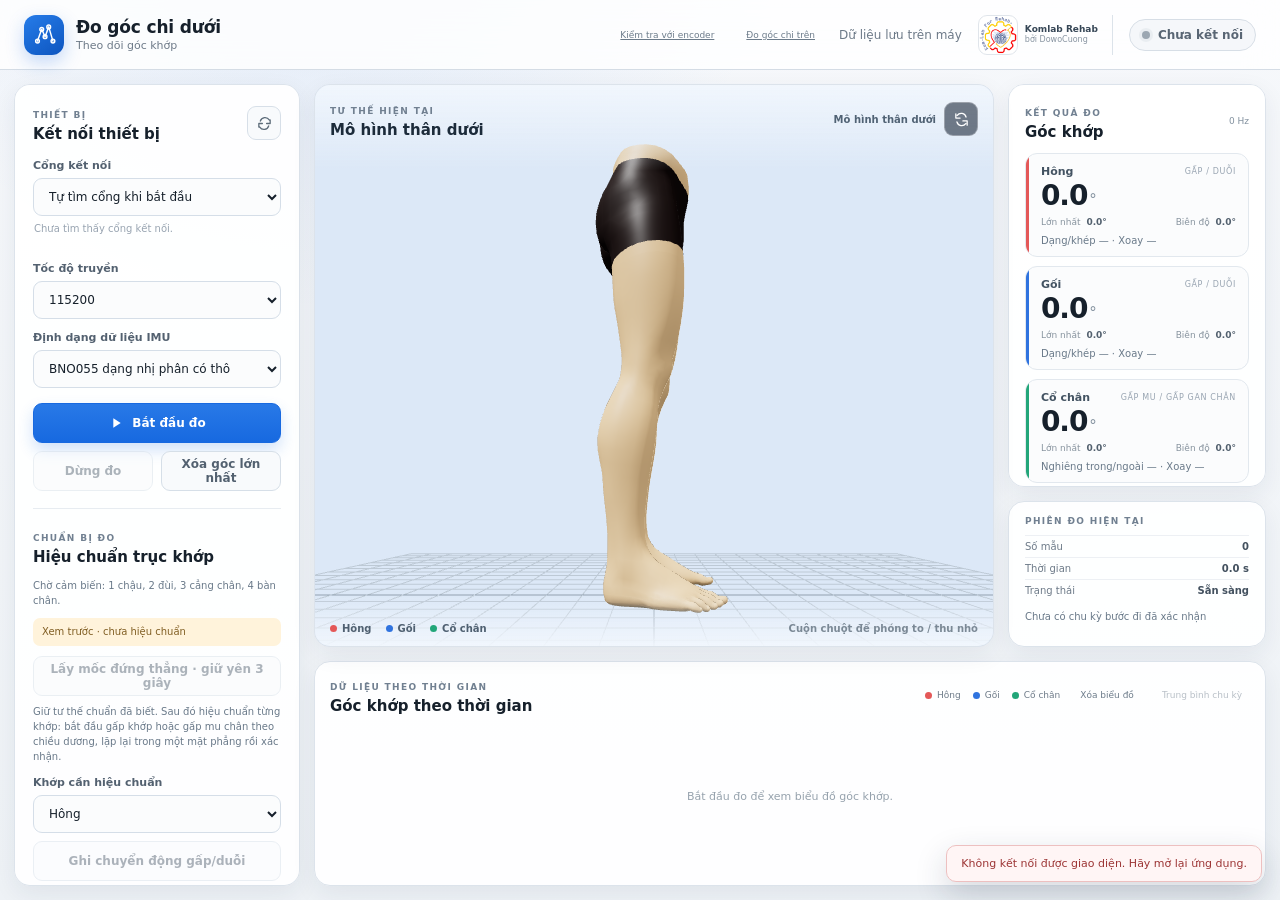
<file: imu_desktop/ui/index.html>
<!doctype html>
<html lang="vi">
<head>
  <meta charset="utf-8">
  <meta name="viewport" content="width=device-width, initial-scale=1">
  <title>Đo góc chi dưới</title>
  <link rel="stylesheet" href="styles.css">
  <script src="qrc:///qtwebchannel/qwebchannel.js"></script>
  <script type="importmap">
    {
      "imports": {
        "three": "./vendor/three.module.js",
        "three/addons/": "./vendor/addons/"
      }
    }
  </script>
</head>
<body>
  <div class="app-shell">
    <header class="app-header">
      <div class="brand">
        <div class="brand-mark" aria-hidden="true">
          <svg viewBox="0 0 32 32"><path d="M8 23.5 13.2 9l4.1 9.1L21.8 6 27 23.5"/><circle cx="8" cy="23.5" r="2.3"/><circle cx="13.2" cy="9" r="2.3"/><circle cx="17.3" cy="18.1" r="2.3"/><circle cx="21.8" cy="6" r="2.3"/><circle cx="27" cy="23.5" r="2.3"/></svg>
        </div>
        <div>
          <h1>Đo góc chi dưới</h1>
          <p>Theo dõi góc khớp</p>
        </div>
      </div>
      <div class="header-meta">
        <a id="benchLink" class="text-button" href="bench.html">Kiểm tra với encoder</a>
        <a id="motionLink" class="text-button" href="motion.html">Đo góc chi trên</a>
        <span class="privacy-note">Dữ liệu lưu trên máy</span>
        <div class="komlab-credit" aria-label="Komlab Rehab, bởi DowoCuong">
          <img src="assets/komlab-logo.png" alt="Biểu trưng Komlab Rehab">
          <span><strong>Komlab Rehab</strong><small>bởi DowoCuong</small></span>
        </div>
        <div id="connectionBadge" class="connection-badge offline">
          <span class="connection-dot"></span>
          <span id="connectionText">Chưa kết nối</span>
        </div>
      </div>
    </header>

    <main class="workspace">
      <aside class="panel controls-panel">
        <div class="panel-heading">
          <div>
            <span class="eyebrow">Thiết bị</span>
            <h2>Kết nối thiết bị</h2>
          </div>
          <button id="refreshPorts" class="icon-button" type="button" title="Làm mới danh sách cổng" aria-label="Làm mới danh sách cổng">
            <svg viewBox="0 0 24 24"><path d="M20 7v5h-5M4 17v-5h5M6.1 8.5A7 7 0 0 1 18.7 7M17.9 15.5A7 7 0 0 1 5.3 17"/></svg>
          </button>
        </div>

        <label class="field-label" for="portSelect">Cổng kết nối</label>
        <select id="portSelect" class="field-control">
          <option value="">Tự tìm cổng khi bắt đầu</option>
        </select>
        <p id="portDescription" class="field-hint">Chưa tìm thấy cổng kết nối.</p>

        <label class="field-label" for="baudSelect">Tốc độ truyền</label>
        <select id="baudSelect" class="field-control">
          <option value="9600">9600</option>
          <option value="19200">19200</option>
          <option value="38400">38400</option>
          <option value="57600">57600</option>
          <option value="115200" selected>115200</option>
          <option value="230400">230400</option>
          <option value="460800">460800</option>
          <option value="921600">921600</option>
        </select>

        <label class="field-label" for="protocolSelect">Định dạng dữ liệu IMU</label>
        <select id="protocolSelect" class="field-control">
          <option value="binary">BNO055 dạng nhị phân có thông tin thời gian</option>
          <option value="quaternion">Quaternion dạng chữ · dùng chung đồng hồ</option>
          <option value="euler_zyx">Euler ZYX dạng chữ · dùng chung đồng hồ</option>
        </select>

        <button id="startButton" class="primary-button" type="button">
          <svg viewBox="0 0 24 24"><path d="m8 5 11 7-11 7Z"/></svg>
          Bắt đầu đo
        </button>
        <div class="button-row">
          <button id="stopButton" class="secondary-button" type="button" disabled>Dừng đo</button>
          <button id="resetMaxButton" class="secondary-button" type="button">Xóa góc lớn nhất</button>
        </div>

        <div class="divider"></div>
        <div class="panel-heading compact"><div><span class="eyebrow">Chuẩn bị đo</span><h2>Hiệu chuẩn trục khớp</h2></div></div>
        <p id="sensorHealth" class="calibration-hint">Chờ cảm biến: 1 chậu, 2 đùi, 3 cẳng chân, 4 bàn chân.</p>
        <p id="calibrationState" class="calibration-state" role="status">Xem trước · chưa hiệu chuẩn</p>
        <button id="neutralButton" class="secondary-button full-width" type="button" disabled>Lấy mốc đứng thẳng · giữ yên 3 giây</button>
        <p class="calibration-hint">Giữ tư thế chuẩn đã biết. Sau đó hiệu chuẩn từng khớp: bắt đầu gấp khớp hoặc gấp mu chân theo chiều dương, lặp lại trong một mặt phẳng rồi xác nhận.</p>
        <label class="field-label" for="calibrationJoint">Khớp cần hiệu chuẩn</label>
        <select id="calibrationJoint" class="field-control"><option value="hip">Hông</option><option value="knee">Gối</option><option value="ankle">Cổ chân</option></select>
        <button id="functionalButton" class="secondary-button full-width" type="button" disabled>Ghi chuyển động gấp/duỗi</button>
        <div class="button-row">
          <button id="loadProfileButton" class="secondary-button" type="button">Mở tệp hiệu chuẩn</button>
          <button id="saveProfileButton" class="secondary-button" type="button">Lưu tệp hiệu chuẩn</button>
        </div>
        <p class="calibration-hint">Chỉ dùng lại tệp khi cách gắn cảm biến không đổi. Gắn lại cảm biến cần hiệu chuẩn lại. Góc đo được ghi sau khi hiệu chuẩn đủ ba khớp.</p>

        <div class="divider"></div>

        <div class="panel-heading compact">
          <div>
            <span class="eyebrow">Hiển thị</span>
            <h2>Mô hình 3D</h2>
          </div>
        </div>
        <div class="model-switch" role="radiogroup" aria-label="Mô hình 3D">
          <button class="model-option active" data-model-id="lower" role="radio" aria-checked="true">
            <span class="model-preview lower-preview"></span>
            <span><strong>Thân dưới</strong><small>Chậu và hai chân</small></span>
          </button>
          <button class="model-option" data-model-id="full" role="radio" aria-checked="false">
            <span class="model-preview full-preview"></span>
            <span><strong>Toàn thân</strong><small>Mô hình đầy đủ</small></span>
          </button>
        </div>

        <div class="divider"></div>
        <button id="exportButton" class="export-button" type="button">
          <svg viewBox="0 0 24 24"><path d="M12 3v12m0 0 4-4m-4 4-4-4M5 19h14"/></svg>
          Xuất dữ liệu đo CSV
        </button>
        <p class="protocol-note"><span>IMU</span> cảm biến 1–4 · góc khớp tương đối</p>
        <button id="gaitEventsButton" class="secondary-button full-width" type="button">Mở mốc chạm đất / nhấc chân</button>
        <p class="calibration-hint">CSV gồm t_ms,event: IC là chạm đất, TO là nhấc chân; thời gian cùng mốc với dữ liệu đo. Tệp xuất kèm dữ liệu gốc và hiệu chuẩn.</p>
      </aside>

      <section class="panel viewer-panel">
        <div class="viewer-toolbar">
          <div>
            <span class="eyebrow">Tư thế hiện tại</span>
            <h2 id="modelTitle">Mô hình thân dưới</h2>
          </div>
          <div class="viewer-actions">
            <span id="modelStatus" class="model-status">Đang tải mô hình…</span>
            <button id="resetPoseButton" class="icon-button dark" type="button" title="Đưa mô hình về tư thế ban đầu" aria-label="Đưa mô hình về tư thế ban đầu">
              <svg viewBox="0 0 24 24"><path d="M4 4v6h6M20 20v-6h-6M5.6 15.5A7 7 0 0 0 18 17.8M18.4 8.5A7 7 0 0 0 6 6.2"/></svg>
            </button>
          </div>
        </div>
        <div id="threeMount" class="three-mount" aria-label="Mô hình khớp 3D có thể xoay"></div>
        <div class="viewer-legend">
          <span><i class="legend-dot hip"></i>Hông</span>
          <span><i class="legend-dot knee"></i>Gối</span>
          <span><i class="legend-dot ankle"></i>Cổ chân</span>
          <span class="viewer-hint">Cuộn chuột để phóng to / thu nhỏ</span>
        </div>
      </section>

      <aside class="metrics-column">
        <section class="panel metrics-panel">
          <div class="panel-heading compact">
            <div>
              <span class="eyebrow">Kết quả đo</span>
              <h2>Góc khớp</h2>
            </div>
            <span id="sampleRate" class="sample-rate">0 Hz</span>
          </div>

          <div class="angle-card hip-card">
            <div class="angle-card-head"><span>Hông</span><small>Gấp / duỗi</small></div>
            <div class="angle-value"><strong id="liveHip">0.0</strong><span>°</span></div>
            <div class="angle-details">
              <span>Lớn nhất <b id="maxHip">0.0°</b></span>
              <span>Biên độ <b id="romHip">0.0°</b></span>
            </div>
            <p id="componentsHip" class="component-line">Dạng/khép — · Xoay —</p>
          </div>
          <div class="angle-card knee-card">
            <div class="angle-card-head"><span>Gối</span><small>Gấp / duỗi</small></div>
            <div class="angle-value"><strong id="liveKnee">0.0</strong><span>°</span></div>
            <div class="angle-details">
              <span>Lớn nhất <b id="maxKnee">0.0°</b></span>
              <span>Biên độ <b id="romKnee">0.0°</b></span>
            </div>
            <p id="componentsKnee" class="component-line">Dạng/khép — · Xoay —</p>
          </div>
          <div class="angle-card ankle-card">
            <div class="angle-card-head"><span>Cổ chân</span><small>Gấp mu / gấp gan chân</small></div>
            <div class="angle-value"><strong id="liveAnkle">0.0</strong><span>°</span></div>
            <div class="angle-details">
              <span>Lớn nhất <b id="maxAnkle">0.0°</b></span>
              <span>Biên độ <b id="romAnkle">0.0°</b></span>
            </div>
            <p id="componentsAnkle" class="component-line">Nghiêng trong/ngoài — · Xoay —</p>
          </div>
        </section>

        <section class="panel session-panel">
          <span class="eyebrow">Phiên đo hiện tại</span>
          <div class="session-stat"><span>Số mẫu</span><strong id="sampleCount">0</strong></div>
          <div class="session-stat"><span>Thời gian</span><strong id="sessionDuration">0.0 s</strong></div>
          <div class="session-stat"><span>Trạng thái</span><strong id="sessionState">Sẵn sàng</strong></div>
          <div id="gaitSummary" class="calibration-hint">Chưa có chu kỳ bước đi đã xác nhận</div>
        </section>
      </aside>

      <section class="panel chart-panel">
        <div class="chart-heading">
          <div>
            <span class="eyebrow">Dữ liệu theo thời gian</span>
            <h2>Góc khớp theo thời gian</h2>
          </div>
          <div class="chart-legend">
            <span><i class="legend-dot hip"></i>Hông</span>
            <span><i class="legend-dot knee"></i>Gối</span>
            <span><i class="legend-dot ankle"></i>Cổ chân</span>
          </div>
          <button id="clearChartButton" class="text-button" type="button">Xóa biểu đồ</button>
          <button id="gaitModeButton" class="text-button" type="button" disabled>Trung bình chu kỳ</button>
        </div>
        <div class="chart-wrap">
          <canvas id="angleChart"></canvas>
          <div id="chartEmpty" class="chart-empty">Bắt đầu đo để xem biểu đồ góc khớp.</div>
        </div>
      </section>
    </main>
  </div>

  <div id="toast" class="toast" role="status" aria-live="polite"></div>
  <script>
    window.__startupErrors = [];
    window.addEventListener('error', (event) => {
      window.__startupErrors.push(event.message || 'Unknown interface error');
    });
    window.addEventListener('unhandledrejection', (event) => {
      window.__startupErrors.push(String(event.reason || 'Unknown interface rejection'));
    });
  </script>
  <script type="module" src="app.js"></script>
</body>
</html>
</file>
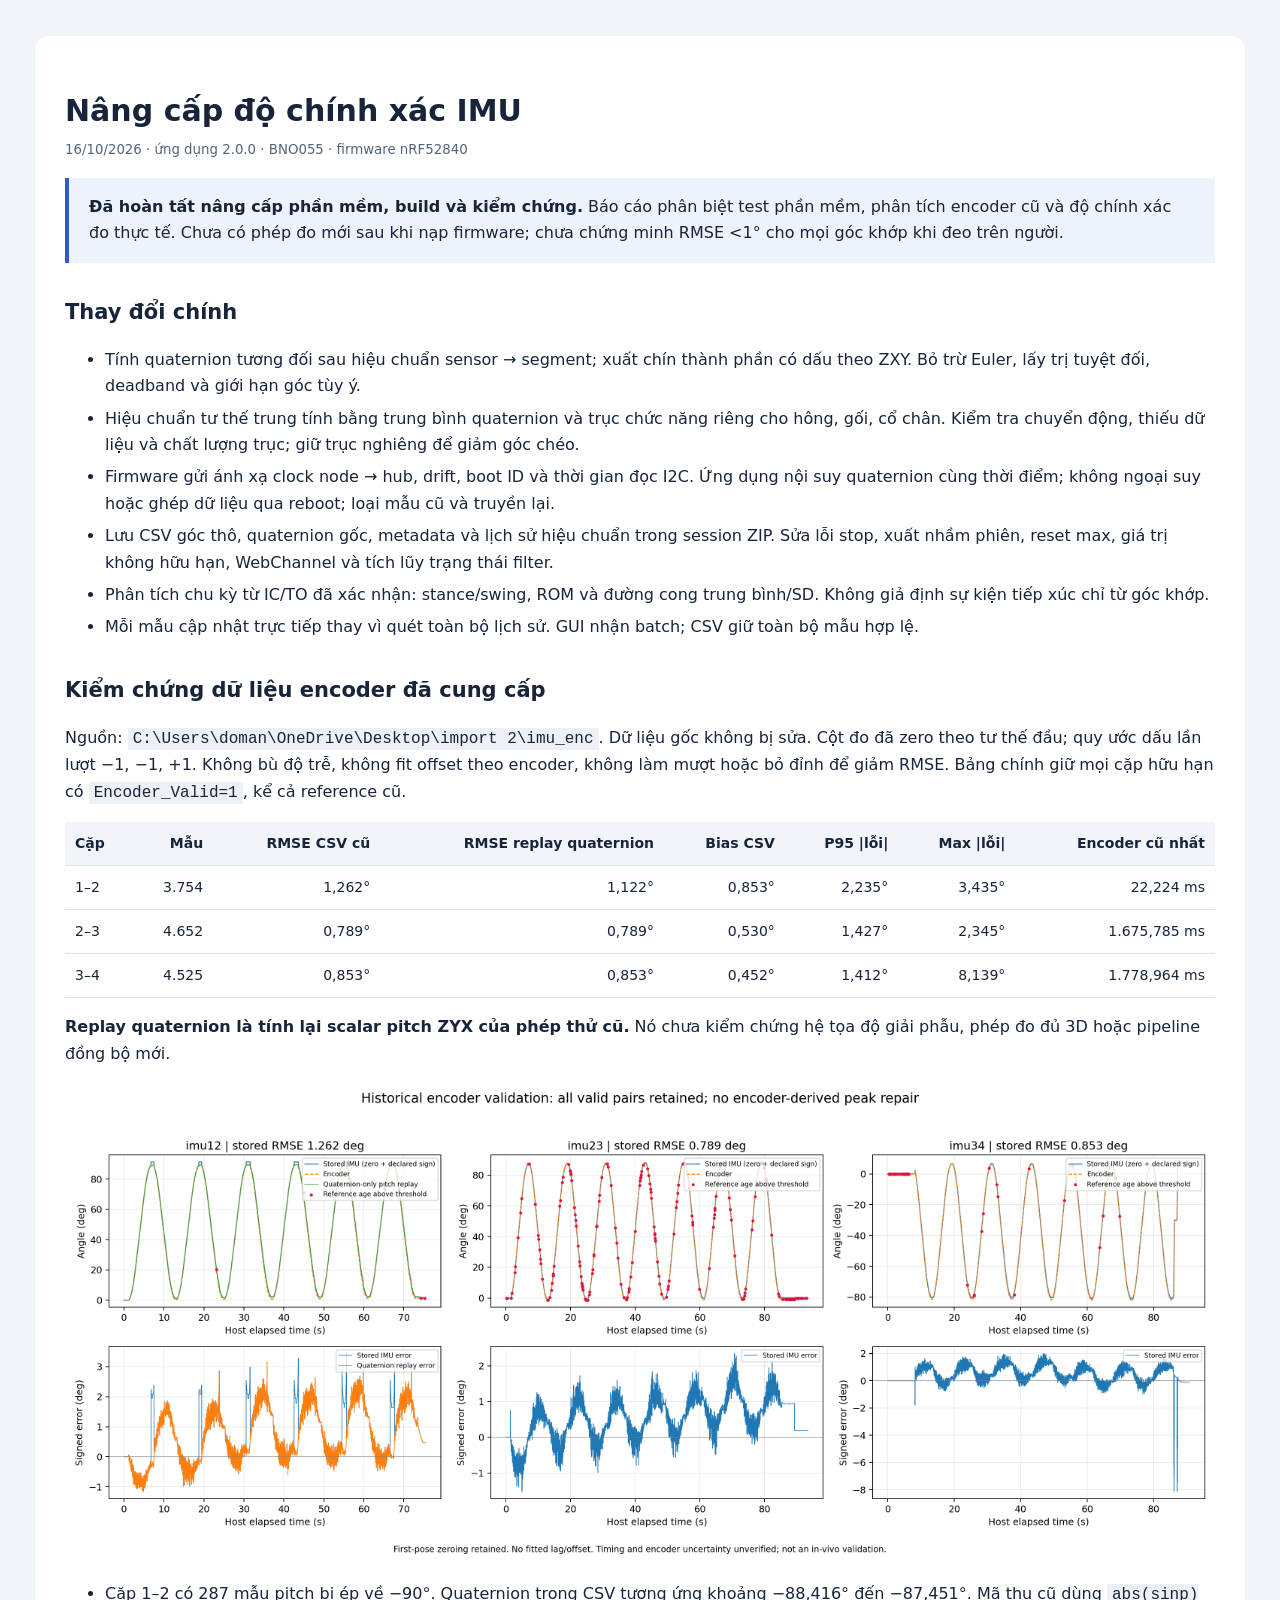
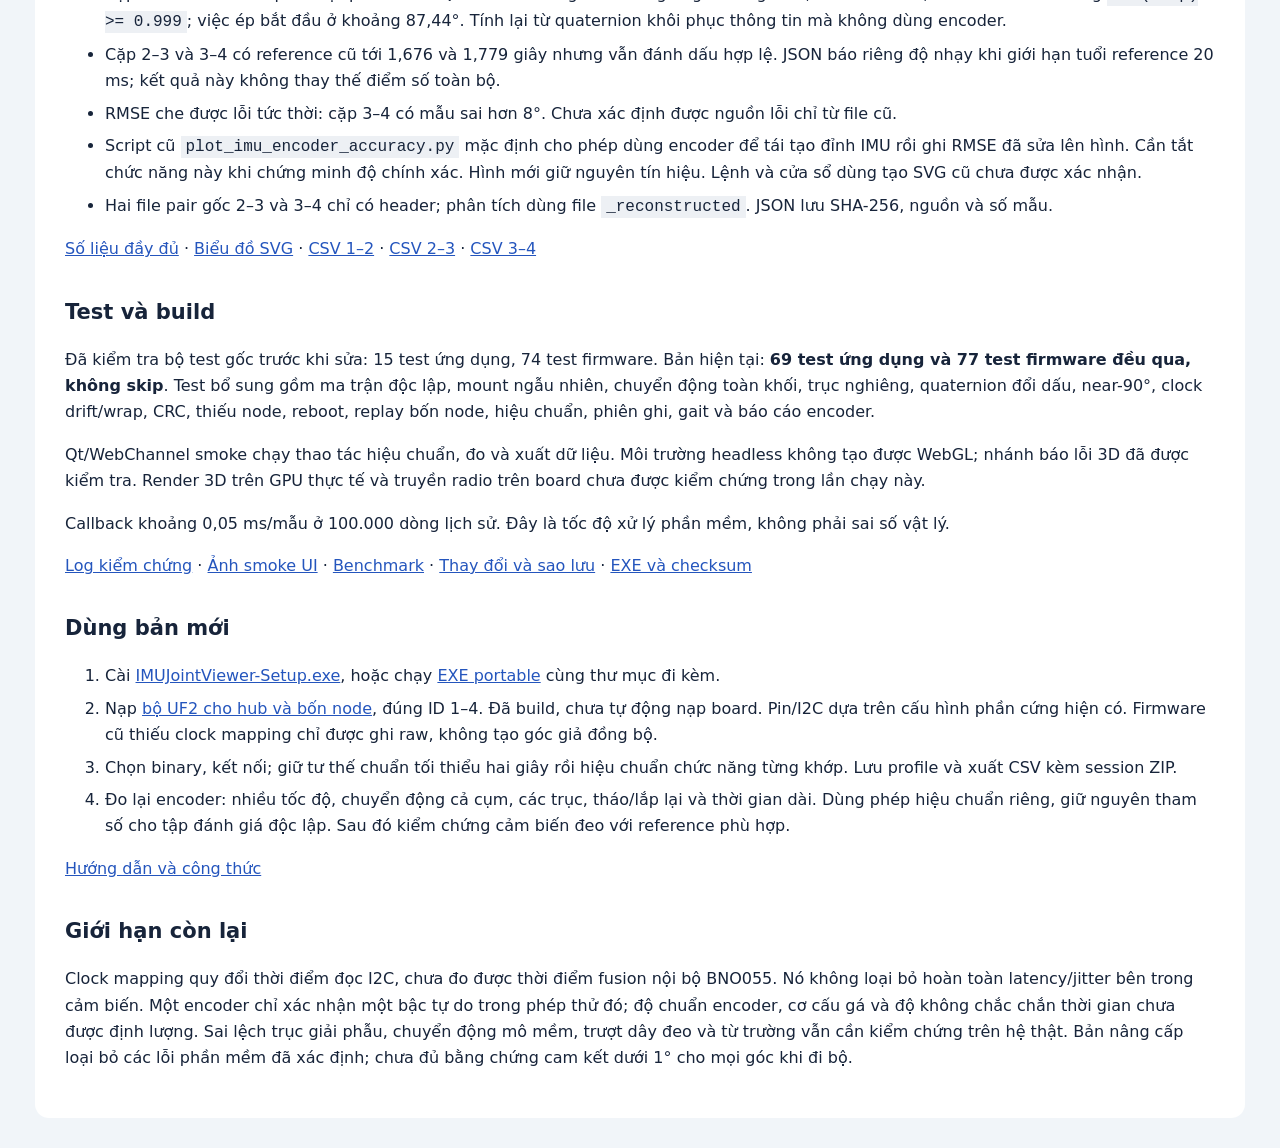
<file: exports/verification/accuracy-upgrade-report.html>
<!doctype html>
<html lang="vi">
<meta charset="utf-8">
<meta name="viewport" content="width=device-width">
<title>Báo cáo nâng cấp IMU</title>
<style>
body{margin:0;background:#f1f5f9;color:#17243a;font:16px/1.65 system-ui,sans-serif}
main{max-width:1150px;margin:36px auto;padding:30px;background:white;border-radius:14px}
h1{font-size:30px;margin-bottom:0}h2{font-size:21px;margin-top:32px}small{color:#53657a}
table{border-collapse:collapse;width:100%;font-size:14px}td,th{text-align:right;border-bottom:1px solid #dce3ec;padding:10px}
td:first-child,th:first-child{text-align:left}th{background:#f1f5f9}.scroll{overflow-x:auto}
.note{padding:16px 20px;background:#edf3fc;border-left:4px solid #335acb}a{color:#2455bd}
img{max-width:100%;height:auto}code{background:#edf0f4;padding:2px 5px}li{margin:6px 0}
@media(max-width:700px){main{margin:0;padding:18px}h1{font-size:24px}}
</style>
<main>
<h1>Nâng cấp độ chính xác IMU</h1>
<small>16/10/2026 · ứng dụng 2.0.0 · BNO055 · firmware nRF52840</small>
<p class="note"><b>Đã hoàn tất nâng cấp phần mềm, build và kiểm chứng.</b> Báo cáo phân biệt test phần mềm, phân tích encoder cũ và độ chính xác đo thực tế. Chưa có phép đo mới sau khi nạp firmware; chưa chứng minh RMSE &lt;1° cho mọi góc khớp khi đeo trên người.</p>

<h2>Thay đổi chính</h2>
<ul>
<li>Tính quaternion tương đối sau hiệu chuẩn sensor → segment; xuất chín thành phần có dấu theo ZXY. Bỏ trừ Euler, lấy trị tuyệt đối, deadband và giới hạn góc tùy ý.</li>
<li>Hiệu chuẩn tư thế trung tính bằng trung bình quaternion và trục chức năng riêng cho hông, gối, cổ chân. Kiểm tra chuyển động, thiếu dữ liệu và chất lượng trục; giữ trục nghiêng để giảm góc chéo.</li>
<li>Firmware gửi ánh xạ clock node → hub, drift, boot ID và thời gian đọc I2C. Ứng dụng nội suy quaternion cùng thời điểm; không ngoại suy hoặc ghép dữ liệu qua reboot; loại mẫu cũ và truyền lại.</li>
<li>Lưu CSV góc thô, quaternion gốc, metadata và lịch sử hiệu chuẩn trong session ZIP. Sửa lỗi stop, xuất nhầm phiên, reset max, giá trị không hữu hạn, WebChannel và tích lũy trạng thái filter.</li>
<li>Phân tích chu kỳ từ IC/TO đã xác nhận: stance/swing, ROM và đường cong trung bình/SD. Không giả định sự kiện tiếp xúc chỉ từ góc khớp.</li>
<li>Mỗi mẫu cập nhật trực tiếp thay vì quét toàn bộ lịch sử. GUI nhận batch; CSV giữ toàn bộ mẫu hợp lệ.</li>
</ul>

<h2>Kiểm chứng dữ liệu encoder đã cung cấp</h2>
<p>Nguồn: <code>C:\Users\doman\OneDrive\Desktop\import 2\imu_enc</code>. Dữ liệu gốc không bị sửa. Cột đo đã zero theo tư thế đầu; quy ước dấu lần lượt −1, −1, +1. Không bù độ trễ, không fit offset theo encoder, không làm mượt hoặc bỏ đỉnh để giảm RMSE. Bảng chính giữ mọi cặp hữu hạn có <code>Encoder_Valid=1</code>, kể cả reference cũ.</p>
<div class="scroll"><table>
<thead><tr><th>Cặp</th><th>Mẫu</th><th>RMSE CSV cũ</th><th>RMSE replay quaternion</th><th>Bias CSV</th><th>P95 |lỗi|</th><th>Max |lỗi|</th><th>Encoder cũ nhất</th></tr></thead>
<tbody>
<tr><td>1–2</td><td>3.754</td><td>1,262°</td><td>1,122°</td><td>0,853°</td><td>2,235°</td><td>3,435°</td><td>22,224 ms</td></tr>
<tr><td>2–3</td><td>4.652</td><td>0,789°</td><td>0,789°</td><td>0,530°</td><td>1,427°</td><td>2,345°</td><td>1.675,785 ms</td></tr>
<tr><td>3–4</td><td>4.525</td><td>0,853°</td><td>0,853°</td><td>0,452°</td><td>1,412°</td><td>8,139°</td><td>1.778,964 ms</td></tr>
</tbody></table></div>
<p><b>Replay quaternion là tính lại scalar pitch ZYX của phép thử cũ.</b> Nó chưa kiểm chứng hệ tọa độ giải phẫu, phép đo đủ 3D hoặc pipeline đồng bộ mới.</p>
<img src="encoder/encoder-validation.png" alt="Góc và sai số gốc của ba cặp IMU so với encoder">
<ul>
<li>Cặp 1–2 có 287 mẫu pitch bị ép về −90°. Quaternion trong CSV tương ứng khoảng −88,416° đến −87,451°. Mã thu cũ dùng <code>abs(sinp) &gt;= 0.999</code>; việc ép bắt đầu ở khoảng 87,44°. Tính lại từ quaternion khôi phục thông tin mà không dùng encoder.</li>
<li>Cặp 2–3 và 3–4 có reference cũ tới 1,676 và 1,779 giây nhưng vẫn đánh dấu hợp lệ. JSON báo riêng độ nhạy khi giới hạn tuổi reference 20 ms; kết quả này không thay thế điểm số toàn bộ.</li>
<li>RMSE che được lỗi tức thời: cặp 3–4 có mẫu sai hơn 8°. Chưa xác định được nguồn lỗi chỉ từ file cũ.</li>
<li>Script cũ <code>plot_imu_encoder_accuracy.py</code> mặc định cho phép dùng encoder để tái tạo đỉnh IMU rồi ghi RMSE đã sửa lên hình. Cần tắt chức năng này khi chứng minh độ chính xác. Hình mới giữ nguyên tín hiệu. Lệnh và cửa sổ dùng tạo SVG cũ chưa được xác nhận.</li>
<li>Hai file pair gốc 2–3 và 3–4 chỉ có header; phân tích dùng file <code>_reconstructed</code>. JSON lưu SHA-256, nguồn và số mẫu.</li>
</ul>
<p><a href="encoder/encoder-report.json">Số liệu đầy đủ</a> · <a href="encoder/encoder-validation.svg">Biểu đồ SVG</a> · <a href="encoder/imu12-paired.csv">CSV 1–2</a> · <a href="encoder/imu23-paired.csv">CSV 2–3</a> · <a href="encoder/imu34-paired.csv">CSV 3–4</a></p>

<h2>Test và build</h2>
<p>Đã kiểm tra bộ test gốc trước khi sửa: 15 test ứng dụng, 74 test firmware. Bản hiện tại: <b>69 test ứng dụng và 77 test firmware đều qua, không skip</b>. Test bổ sung gồm ma trận độc lập, mount ngẫu nhiên, chuyển động toàn khối, trục nghiêng, quaternion đổi dấu, near-90°, clock drift/wrap, CRC, thiếu node, reboot, replay bốn node, hiệu chuẩn, phiên ghi, gait và báo cáo encoder.</p>
<p>Qt/WebChannel smoke chạy thao tác hiệu chuẩn, đo và xuất dữ liệu. Môi trường headless không tạo được WebGL; nhánh báo lỗi 3D đã được kiểm tra. Render 3D trên GPU thực tế và truyền radio trên board chưa được kiểm chứng trong lần chạy này.</p>
<p>Callback khoảng 0,05 ms/mẫu ở 100.000 dòng lịch sử. Đây là tốc độ xử lý phần mềm, không phải sai số vật lý.</p>
<p><a href="verification.json">Log kiểm chứng</a> · <a href="desktop-smoke.png">Ảnh smoke UI</a> · <a href="benchmark.json">Benchmark</a> · <a href="changes.json">Thay đổi và sao lưu</a> · <a href="packaged-smoke.json">EXE và checksum</a></p>

<h2>Dùng bản mới</h2>
<ol>
<li>Cài <a href="../../dist-installer/IMUJointViewer-Setup.exe">IMUJointViewer-Setup.exe</a>, hoặc chạy <a href="../../dist/IMUJointViewer/IMUJointViewer.exe">EXE portable</a> cùng thư mục đi kèm.</li>
<li>Nạp <a href="../../firmware/manifest.json">bộ UF2 cho hub và bốn node</a>, đúng ID 1–4. Đã build, chưa tự động nạp board. Pin/I2C dựa trên cấu hình phần cứng hiện có. Firmware cũ thiếu clock mapping chỉ được ghi raw, không tạo góc giả đồng bộ.</li>
<li>Chọn binary, kết nối; giữ tư thế chuẩn tối thiểu hai giây rồi hiệu chuẩn chức năng từng khớp. Lưu profile và xuất CSV kèm session ZIP.</li>
<li>Đo lại encoder: nhiều tốc độ, chuyển động cả cụm, các trục, tháo/lắp lại và thời gian dài. Dùng phép hiệu chuẩn riêng, giữ nguyên tham số cho tập đánh giá độc lập. Sau đó kiểm chứng cảm biến đeo với reference phù hợp.</li>
</ol>
<p><a href="../../README.md">Hướng dẫn và công thức</a></p>

<h2>Giới hạn còn lại</h2>
<p>Clock mapping quy đổi thời điểm đọc I2C, chưa đo được thời điểm fusion nội bộ BNO055. Nó không loại bỏ hoàn toàn latency/jitter bên trong cảm biến. Một encoder chỉ xác nhận một bậc tự do trong phép thử đó; độ chuẩn encoder, cơ cấu gá và độ không chắc chắn thời gian chưa được định lượng. Sai lệch trục giải phẫu, chuyển động mô mềm, trượt dây đeo và từ trường vẫn cần kiểm chứng trên hệ thật. Bản nâng cấp loại bỏ các lỗi phần mềm đã xác định; chưa đủ bằng chứng cam kết dưới 1° cho mọi góc khi đi bộ.</p>
</main></html>
</file>
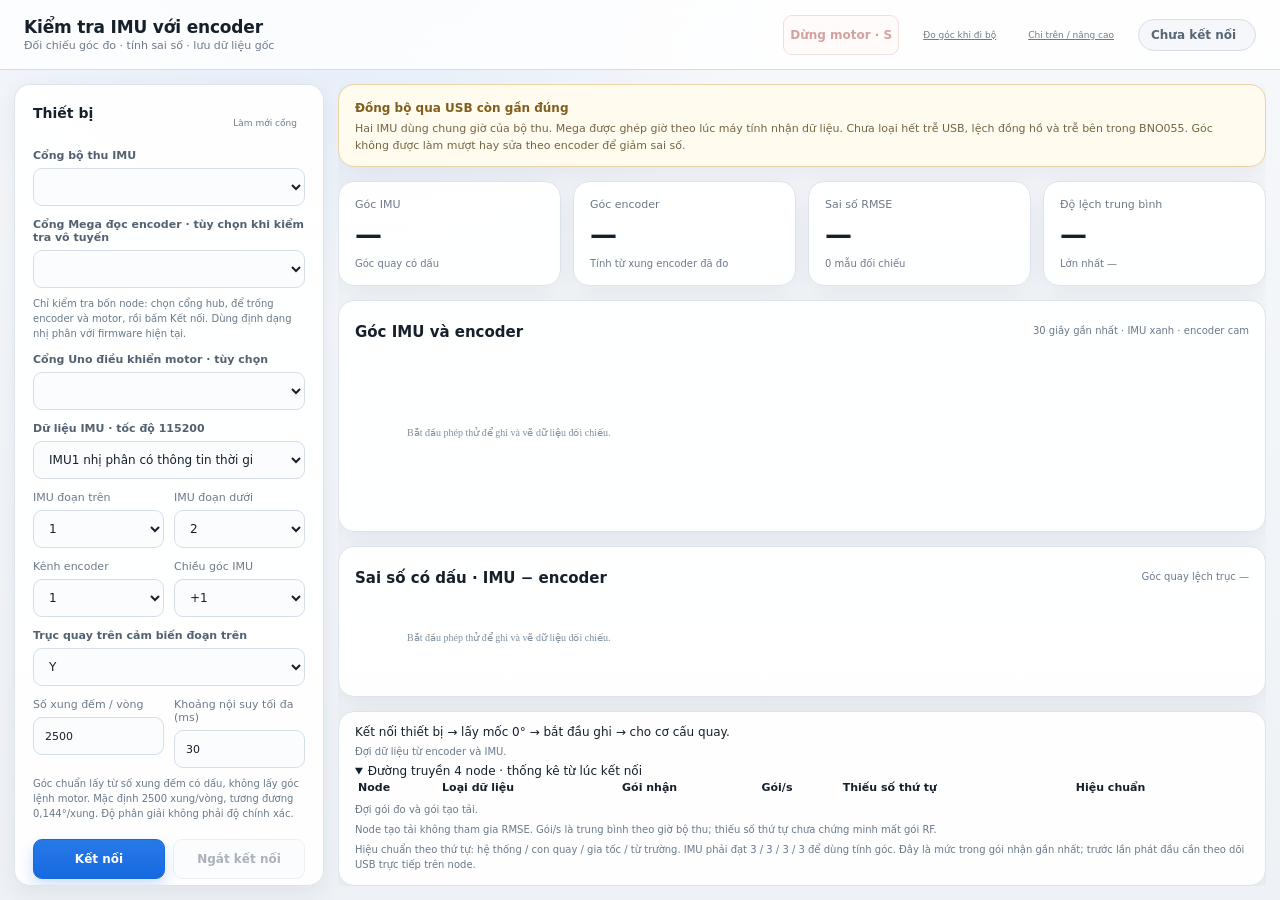
<file: imu_desktop/ui/bench.html>
<!doctype html>
<html lang="vi"><head><meta charset="utf-8"><meta name="viewport" content="width=device-width,initial-scale=1">
<title>Kiểm tra IMU với encoder</title><link rel="stylesheet" href="styles.css"><link rel="stylesheet" href="bench.css">
<script src="qrc:///qtwebchannel/qwebchannel.js"></script></head>
<body>
<div class="app-shell">
<header class="app-header"><div class="brand"><div><h1>Kiểm tra IMU với encoder</h1><p>Đối chiếu góc đo · tính sai số · lưu dữ liệu gốc</p></div></div>
<div class="header-meta"><button id="motorStopTop" class="secondary-button motor-stop" disabled title="Dừng mềm; nếu quay lặp sẽ về gốc chu kỳ trước khi dừng">Dừng motor · S</button><a id="gaitLink" class="text-button" href="index.html">Đo góc khi đi bộ</a><a id="motionLink" class="text-button" href="motion.html">Chi trên / nâng cao</a><span id="benchBadge" class="connection-badge offline">Chưa kết nối</span></div></header>
<main class="bench-workspace">
<aside class="panel bench-controls">
<div class="panel-heading"><h2>Thiết bị</h2><button id="benchRefresh" class="text-button">Làm mới cổng</button></div>
<label class="field-label" for="benchImuPort">Cổng bộ thu IMU</label><select id="benchImuPort" class="field-control setup"></select>
<label class="field-label" for="benchEncoderPort">Cổng Mega đọc encoder · tùy chọn khi kiểm tra vô tuyến</label><select id="benchEncoderPort" class="field-control setup"></select>
<p class="calibration-hint">Chỉ kiểm tra bốn node: chọn cổng hub, để trống encoder và motor, rồi bấm Kết nối. Dùng định dạng nhị phân với firmware hiện tại.</p>
<label class="field-label" for="benchMotorPort">Cổng Uno điều khiển motor · tùy chọn</label><select id="benchMotorPort" class="field-control setup"></select>
<label class="field-label" for="benchProtocol">Dữ liệu IMU · tốc độ 115200</label><select id="benchProtocol" class="field-control setup"><option value="binary">IMU1 nhị phân có thông tin thời gian</option><option value="quaternion">Quaternion dạng chữ · chung đồng hồ</option><option value="euler_zyx">Euler ZYX dạng chữ · chung đồng hồ</option></select>
<div class="bench-fields"><label>IMU đoạn trên<select id="benchParent" class="field-control setup"><option>1</option><option>2</option><option>3</option><option>4</option></select></label><label>IMU đoạn dưới<select id="benchChild" class="field-control setup"><option>1</option><option selected>2</option><option>3</option><option>4</option></select></label></div>
<div class="bench-fields"><label>Kênh encoder<select id="benchChannel" class="field-control setup"><option>1</option><option>2</option></select></label><label>Chiều góc IMU<select id="benchSign" class="field-control setup"><option value="1">+1</option><option value="-1">−1</option></select></label></div>
<label class="field-label" for="benchAxis">Trục quay trên cảm biến đoạn trên</label><select id="benchAxis" class="field-control setup"><option value="x">X</option><option value="y" selected>Y</option><option value="z">Z</option></select>
<div class="bench-fields"><label>Số xung đếm / vòng<input id="benchCpr" class="field-control setup" type="number" min="1" max="10000000" value="2500"></label><label>Khoảng nội suy tối đa (ms)<input id="benchGap" class="field-control setup" type="number" min="10" max="200" value="30"></label></div>
<p class="calibration-hint">Góc chuẩn lấy từ số xung đếm có dấu, không lấy góc lệnh motor. Mặc định 2500 xung/vòng, tương đương 0,144°/xung. Độ phân giải không phải độ chính xác.</p>
<div class="button-row"><button id="benchConnect" class="primary-button">Kết nối</button><button id="benchDisconnect" class="secondary-button" disabled>Ngắt kết nối</button></div>
<div class="divider"></div><h2>Phép thử</h2>
<button id="benchZero" class="secondary-button full-width" disabled>Lấy mốc 0° · giữ yên 3 giây</button>
<p class="calibration-hint">Chọn trục cảm biến trùng trục quay. Lấy mốc trước khi chuyển động và chọn chiều +1/−1 cho đúng. Phép thử chỉ cần hai IMU.</p>
<div class="button-row"><button id="benchStart" class="primary-button" disabled>Bắt đầu ghi phép thử</button><button id="benchStop" class="secondary-button" disabled>Dừng phép thử</button></div>
<button id="benchExport" class="export-button" disabled>Xuất dữ liệu đối chiếu / đường truyền</button>
<button id="benchClear" class="text-button full-width">Xóa phép thử · cần ngắt kết nối</button>
<div class="divider"></div><h2>Điều khiển motor</h2>
<p id="motorState" class="calibration-state">Uno chưa kết nối</p>
<div class="bench-fields"><label>Góc quay motor 1 (°)<input id="motorAngle1" class="field-control" type="number" min="-360" max="360" step="1" value="90"></label><label>Góc quay motor 2 (°)<input id="motorAngle2" class="field-control" type="number" min="-360" max="360" step="1" value="0"></label></div>
<div class="button-row"><button id="motorMove" class="secondary-button" disabled>Quay một lần · M</button><button id="motorCycle" class="secondary-button" disabled>Quay lặp · C</button></div>
<button id="motorStop" class="secondary-button full-width motor-stop" disabled>Dừng mềm / về gốc chu kỳ · S</button>
<p class="calibration-hint">Lệnh S dừng mềm; nếu đang quay lặp, motor về gốc chu kỳ rồi dừng. Kết nối không tự làm motor quay.</p>
</aside>
<section class="bench-results">
<div class="panel timing-banner"><strong>Đồng bộ qua USB còn gần đúng</strong><p>Hai IMU dùng chung giờ của bộ thu. Mega được ghép giờ theo lúc máy tính nhận dữ liệu. Chưa loại hết trễ USB, lệch đồng hồ và trễ bên trong BNO055. Góc không được làm mượt hay sửa theo encoder để giảm sai số.</p></div>
<div class="bench-metrics">
<article class="panel bench-stat"><span>Góc IMU</span><strong id="benchImu">—</strong><small>Góc quay có dấu</small></article>
<article class="panel bench-stat"><span>Góc encoder</span><strong id="benchEncoder">—</strong><small>Tính từ xung encoder đã đo</small></article>
<article class="panel bench-stat"><span>Sai số RMSE</span><strong id="benchRmse">—</strong><small id="benchSamples">0 mẫu đối chiếu</small></article>
<article class="panel bench-stat"><span>Độ lệch trung bình</span><strong id="benchBias">—</strong><small id="benchMax">Lớn nhất —</small></article>
</div>
<section class="panel bench-chart-panel"><div class="panel-heading"><h2>Góc IMU và encoder</h2><span class="calibration-hint">30 giây gần nhất · IMU xanh · encoder cam</span></div><div class="bench-chart-wrap"><canvas id="benchAngles"></canvas></div></section>
<section class="panel bench-chart-panel"><div class="panel-heading"><h2>Sai số có dấu · IMU − encoder</h2><span id="benchOffAxis" class="calibration-hint">Góc quay lệch trục —</span></div><div class="bench-chart-wrap"><canvas id="benchErrors"></canvas></div></section>
<section class="panel bench-status"><p id="benchStatus" role="status">Kết nối thiết bị → lấy mốc 0° → bắt đầu ghi → cho cơ cấu quay.</p><p id="benchCounters" class="calibration-hint">Đợi dữ liệu từ encoder và IMU.</p>
<details open><summary>Đường truyền 4 node · thống kê từ lúc kết nối</summary>
<table style="width:100%;font-size:11px;text-align:left"><thead><tr><th>Node</th><th>Loại dữ liệu</th><th>Gói nhận</th><th>Gói/s</th><th>Thiếu số thứ tự</th><th>Hiệu chuẩn</th></tr></thead><tbody id="benchRadioRows"></tbody></table>
<p id="benchRadioTiming" class="calibration-hint">Đợi gói đo và gói tạo tải.</p>
<p class="calibration-hint">Node tạo tải không tham gia RMSE. Gói/s là trung bình theo giờ bộ thu; thiếu số thứ tự chưa chứng minh mất gói RF.</p>
<p class="calibration-hint">Hiệu chuẩn theo thứ tự: hệ thống / con quay / gia tốc / từ trường. IMU phải đạt 3 / 3 / 3 / 3 để dùng tính góc. Đây là mức trong gói nhận gần nhất; trước lần phát đầu cần theo dõi USB trực tiếp trên node.</p>
</details></section>
</section></main></div><div id="toast" class="toast" role="status"></div><script src="bench.js"></script></body></html>
</file>
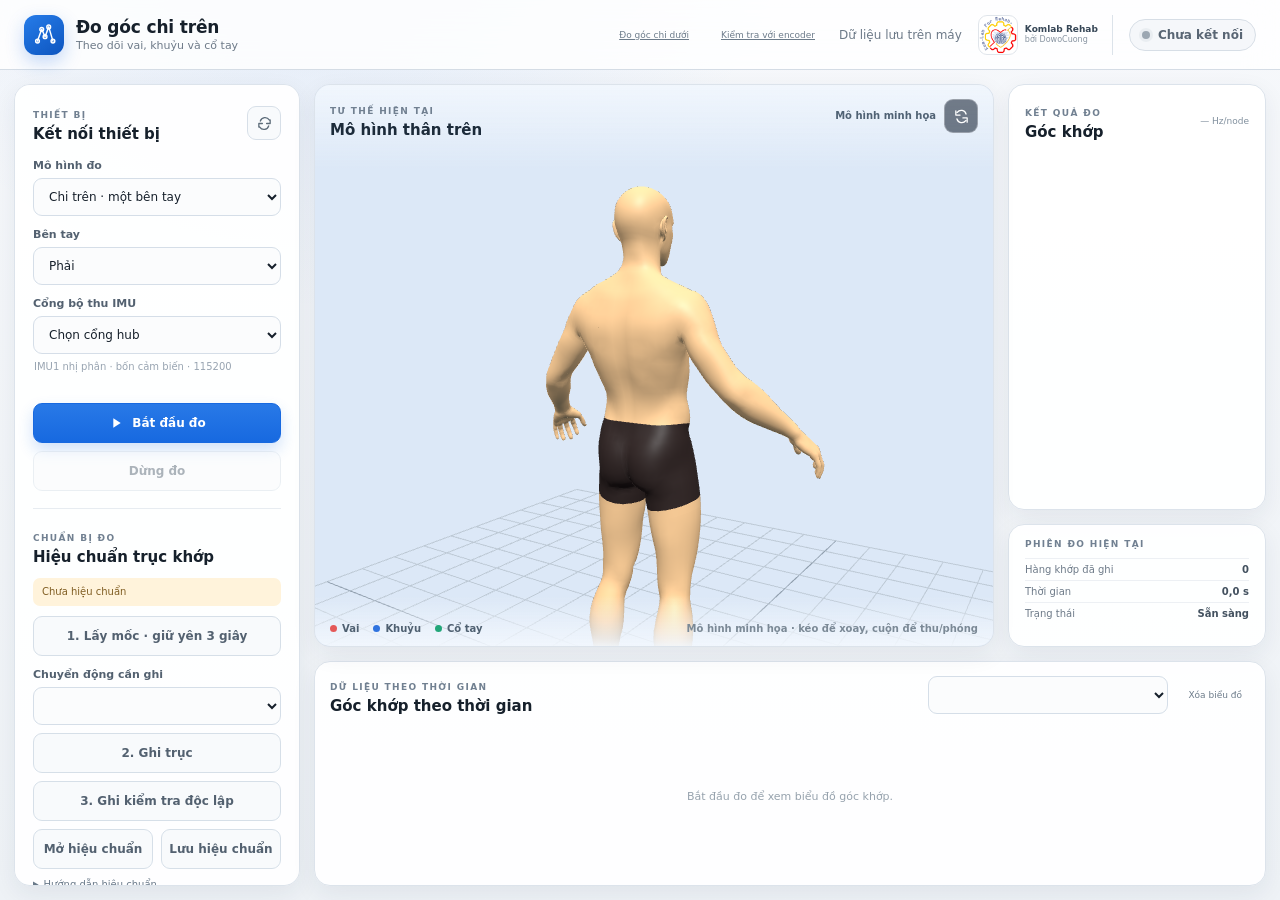
<file: imu_desktop/ui/motion.html>
<!doctype html>
<html lang="vi">
<head>
  <meta charset="utf-8"><meta name="viewport" content="width=device-width,initial-scale=1">
  <title>Đo góc chi trên</title>
  <link rel="stylesheet" href="styles.css"><link rel="stylesheet" href="motion.css">
  <script>window.__startupErrors=[];window.addEventListener('error',e=>window.__startupErrors.push(e.message));window.addEventListener('unhandledrejection',e=>window.__startupErrors.push(String(e.reason)));</script>
  <script src="qrc:///qtwebchannel/qwebchannel.js"></script>
  <script type="importmap">{"imports":{"three":"./vendor/three.module.js","three/addons/":"./vendor/addons/"}}</script>
</head>
<body>
<div class="app-shell">
  <header class="app-header">
    <div class="brand">
      <div class="brand-mark" aria-hidden="true"><svg viewBox="0 0 32 32"><path d="M8 23.5 13.2 9l4.1 9.1L21.8 6 27 23.5"/><circle cx="8" cy="23.5" r="2.3"/><circle cx="13.2" cy="9" r="2.3"/><circle cx="17.3" cy="18.1" r="2.3"/><circle cx="21.8" cy="6" r="2.3"/><circle cx="27" cy="23.5" r="2.3"/></svg></div>
      <div><h1 id="motionHeading">Đo góc chi trên</h1><p>Theo dõi vai, khuỷu và cổ tay</p></div>
    </div>
    <div class="header-meta">
      <a class="text-button" href="index.html">Đo góc chi dưới</a><a class="text-button" href="bench.html">Kiểm tra với encoder</a>
      <span class="privacy-note">Dữ liệu lưu trên máy</span>
      <div class="komlab-credit" aria-label="Komlab Rehab, bởi DowoCuong"><img src="assets/komlab-logo.png" alt="Biểu trưng Komlab Rehab"><span><strong>Komlab Rehab</strong><small>bởi DowoCuong</small></span></div>
      <div id="motionBadge" class="connection-badge offline"><span class="connection-dot"></span><span id="motionConnection">Chưa kết nối</span></div>
    </div>
  </header>
  <main class="workspace motion-workspace">
    <aside class="panel controls-panel">
      <div class="panel-heading"><div><span class="eyebrow">Thiết bị</span><h2>Kết nối thiết bị</h2></div><button id="refresh" class="icon-button" title="Làm mới cổng" aria-label="Làm mới cổng"><svg viewBox="0 0 24 24"><path d="M20 7v5h-5M4 17v-5h5M6.1 8.5A7 7 0 0 1 18.7 7M17.9 15.5A7 7 0 0 1 5.3 17"/></svg></button></div>
      <label for="model" class="field-label">Mô hình đo</label><select id="model" class="field-control"><option value="upper_limb_v1">Chi trên · một bên tay</option><option value="lower_limb_v1">Chi dưới · phân tích cặp khớp</option></select>
      <label for="side" class="field-label">Bên tay</label><select id="side" class="field-control"><option value="right">Phải</option><option value="left">Trái</option></select>
      <p id="mapping" class="calibration-hint"></p>
      <label for="port" class="field-label">Cổng bộ thu IMU</label><select id="port" class="field-control"><option value="">Chọn cổng hub</option></select>
      <p class="field-hint">IMU1 nhị phân · bốn cảm biến · 115200</p>
      <button id="connect" class="primary-button"><svg viewBox="0 0 24 24"><path d="m8 5 11 7-11 7Z"/></svg>Bắt đầu đo</button>
      <button id="stop" class="secondary-button full-width" disabled>Dừng đo</button>
      <div class="divider"></div>
      <div class="panel-heading compact"><div><span class="eyebrow">Chuẩn bị đo</span><h2>Hiệu chuẩn trục khớp</h2></div></div>
      <p id="pose" class="calibration-hint"></p><p id="state" class="calibration-state">Chưa hiệu chuẩn</p>
      <button id="neutral" class="secondary-button full-width">1. Lấy mốc · giữ yên 3 giây</button>
      <label for="maneuver" class="field-label">Chuyển động cần ghi</label><select id="maneuver" class="field-control"></select>
      <p id="instruction" class="calibration-hint"></p>
      <button id="fit" class="secondary-button full-width">2. Ghi trục</button><button id="validate" class="secondary-button full-width">3. Ghi kiểm tra độc lập</button>
      <div class="button-row"><button id="load_profile" class="secondary-button">Mở hiệu chuẩn</button><button id="save_profile" class="secondary-button">Lưu hiệu chuẩn</button></div>
      <details class="motion-details"><summary>Hướng dẫn hiệu chuẩn</summary><p class="calibration-hint">Bắt đầu theo chiều dương được hướng dẫn, lặp lại khoảng 5 giây rồi hoàn tất. Kiểm tra bằng lần chuyển động mới. Sau khi gắn lại phải hiệu chuẩn lại. Ngưỡng kiểm tra trục 5° là tiêu chí kỹ thuật, không chứng nhận sai số góc &lt;1°.</p></details>
      <div class="divider"></div>
      <div class="panel-heading compact"><div><span class="eyebrow">Hiển thị</span><h2>Mô hình 3D</h2></div></div>
      <div class="model-switch" role="radiogroup" aria-label="Góc nhìn mô hình 3D">
        <button class="model-option active" data-motion-view="focus" role="radio" aria-checked="true"><span class="model-preview lower-preview"></span><span><strong id="focusLabel">Thân trên</strong><small>Tập trung vào vùng đang đo</small></span></button>
        <button class="model-option" data-motion-view="full" role="radio" aria-checked="false"><span class="model-preview full-preview"></span><span><strong>Toàn thân</strong><small>Mô hình đầy đủ</small></span></button>
      </div>
      <div class="divider"></div><button id="export" class="export-button">Xuất CSV và session</button><button id="replay" class="secondary-button full-width">Mở lại session</button>
      <p class="calibration-hint">Dừng trước khi xuất hoặc mở lại session. Giá trị trống nghĩa là không có góc hợp lệ.</p>
      <details class="motion-details"><summary>Chất lượng dữ liệu</summary><p id="health">Chưa nhận dữ liệu</p><p class="calibration-hint">Vai là cánh tay so với thân. Mô hình 3D chỉ minh họa; các giá trị đo lấy từ engine quaternion. Góc chưa đủ hiệu chuẩn hoặc gần kỳ dị được đánh dấu riêng. Mốc tư thế chưa xác nhận mốc xương cá nhân; RMSE &lt;1° trên người chưa được chứng minh.</p></details>
    </aside>
    <section class="panel viewer-panel">
      <div class="viewer-toolbar"><div><span class="eyebrow">Tư thế hiện tại</span><h2 id="motionModelTitle">Mô hình thân trên</h2></div><div class="viewer-actions"><span id="motionModelStatus" class="model-status">Đang tải mô hình…</span><button id="motionResetPose" class="icon-button dark" title="Đưa góc nhìn về ban đầu" aria-label="Đưa góc nhìn về ban đầu"><svg viewBox="0 0 24 24"><path d="M4 4v6h6M20 20v-6h-6M5.6 15.5A7 7 0 0 0 18 17.8M18.4 8.5A7 7 0 0 0 6 6.2"/></svg></button></div></div>
      <div id="motionMount" class="three-mount" aria-label="Mô hình minh họa chi trên 3D"></div>
      <div class="viewer-legend"><span><i class="legend-dot hip"></i><b id="legendShoulder">Vai</b></span><span><i class="legend-dot knee"></i><b id="legendElbow">Khuỷu</b></span><span><i class="legend-dot ankle"></i><b id="legendWrist">Cổ tay</b></span><span class="viewer-hint">Mô hình minh họa · kéo để xoay, cuộn để thu/phóng</span></div>
    </section>
    <aside class="metrics-column">
      <section class="panel metrics-panel"><div class="panel-heading compact"><div><span class="eyebrow">Kết quả đo</span><h2>Góc khớp</h2></div><span id="motionRate" class="sample-rate">— Hz/node</span></div><div id="cards"></div></section>
      <section class="panel session-panel"><span class="eyebrow">Phiên đo hiện tại</span><div class="session-stat"><span>Hàng khớp đã ghi</span><strong id="motionCount">0</strong></div><div class="session-stat"><span>Thời gian</span><strong id="motionDuration">0,0 s</strong></div><div class="session-stat"><span>Trạng thái</span><strong id="motionState">Sẵn sàng</strong></div><p id="message" class="calibration-hint" role="status"></p></section>
    </aside>
    <section class="panel chart-panel">
      <div class="chart-heading"><div><span class="eyebrow">Dữ liệu theo thời gian</span><h2>Góc khớp theo thời gian</h2></div><select id="curve" class="field-control" aria-label="Góc xem trên biểu đồ"></select><button id="clearMotionChart" class="text-button">Xóa biểu đồ</button></div>
      <div class="chart-wrap"><canvas id="chart" width="1000" height="280"></canvas><div id="motionChartEmpty" class="chart-empty">Bắt đầu đo để xem biểu đồ góc khớp.</div></div>
    </section>
  </main>
</div>
<script src="motion.js"></script><script type="module" src="motion-view.js"></script>
</body></html>
</file>
<file: imu_desktop/ui/styles.css>
:root {
  color-scheme: light;
  --bg: #eef2f6;
  --panel: rgba(255, 255, 255, 0.96);
  --panel-border: #dce3eb;
  --text: #16202b;
  --muted: #6d7a88;
  --faint: #98a4b1;
  --primary: #1769e0;
  --primary-dark: #0c50b5;
  --primary-soft: #eaf2ff;
  --success: #15966b;
  --success-soft: #e7f7f1;
  --danger: #c84c4c;
  --hip: #e45858;
  --knee: #2f73df;
  --ankle: #22a679;
  --shadow: 0 8px 24px rgba(25, 43, 65, 0.07);
  font-family: "Segoe UI", Inter, system-ui, -apple-system, sans-serif;
}

* { box-sizing: border-box; }

html, body {
  width: 100%;
  height: 100%;
  margin: 0;
  overflow: hidden;
  background: var(--bg);
  color: var(--text);
}

button, select { font: inherit; }
button { -webkit-app-region: no-drag; }

.app-shell {
  display: grid;
  grid-template-rows: 70px minmax(0, 1fr);
  width: 100%;
  height: 100%;
  background:
    radial-gradient(circle at 25% -20%, rgba(40, 115, 223, 0.13), transparent 34%),
    linear-gradient(180deg, #f6f8fb 0, var(--bg) 100%);
}

.app-header {
  display: flex;
  align-items: center;
  justify-content: space-between;
  padding: 0 24px;
  border-bottom: 1px solid rgba(208, 217, 227, 0.9);
  background: rgba(255, 255, 255, 0.82);
  backdrop-filter: blur(16px);
  z-index: 5;
}

.brand { display: flex; align-items: center; gap: 12px; }
.brand-mark {
  display: grid;
  place-items: center;
  width: 40px;
  height: 40px;
  border-radius: 12px;
  color: white;
  background: linear-gradient(145deg, #267ce9, #0d55bf);
  box-shadow: 0 7px 18px rgba(23, 105, 224, 0.25);
}
.brand-mark svg { width: 26px; height: 26px; }
.brand-mark path, .brand-mark circle { fill: none; stroke: currentColor; stroke-width: 1.8; stroke-linecap: round; stroke-linejoin: round; }
.brand h1 { margin: 0; font-size: 17px; font-weight: 700; letter-spacing: -0.01em; }
.brand p { margin: 2px 0 0; color: var(--muted); font-size: 11px; }

.header-meta { display: flex; align-items: center; gap: 16px; }
.privacy-note { color: var(--muted); font-size: 12px; }
.komlab-credit {
  display: flex;
  align-items: center;
  gap: 7px;
  padding-right: 14px;
  border-right: 1px solid #dce3ea;
}
.komlab-credit img {
  width: 40px;
  height: 40px;
  border: 1px solid #e0e5eb;
  border-radius: 9px;
  object-fit: contain;
  background: white;
}
.komlab-credit span { display: grid; gap: 1px; }
.komlab-credit strong { color: #364656; font-size: 9px; line-height: 1.1; }
.komlab-credit small { color: #8793a0; font-size: 8px; }
.connection-badge {
  display: flex;
  align-items: center;
  gap: 8px;
  min-width: 118px;
  padding: 8px 12px;
  border: 1px solid #d7dee6;
  border-radius: 999px;
  color: #596674;
  background: #f5f7fa;
  font-size: 12px;
  font-weight: 650;
}
.connection-dot { width: 8px; height: 8px; border-radius: 50%; background: #9ca7b2; box-shadow: 0 0 0 3px rgba(156, 167, 178, 0.13); }
.connection-badge.online { color: #0d7756; border-color: #bfe6d9; background: var(--success-soft); }
.connection-badge.online .connection-dot { background: var(--success); box-shadow: 0 0 0 3px rgba(21, 150, 107, 0.14); }
.connection-badge.error { color: #a23b3b; border-color: #edc3c3; background: #fff0f0; }
.connection-badge.error .connection-dot { background: var(--danger); box-shadow: 0 0 0 3px rgba(200, 76, 76, 0.14); }

.workspace {
  display: grid;
  grid-template-columns: 286px minmax(480px, 1fr) 258px;
  grid-template-rows: minmax(390px, 1fr) 225px;
  gap: 14px;
  min-height: 0;
  padding: 14px;
}

.panel {
  min-width: 0;
  min-height: 0;
  border: 1px solid var(--panel-border);
  border-radius: 16px;
  background: var(--panel);
  box-shadow: var(--shadow);
}

.controls-panel {
  grid-column: 1;
  grid-row: 1 / 3;
  padding: 18px;
  overflow: auto;
}
.panel-heading { display: flex; align-items: center; justify-content: space-between; gap: 12px; margin-bottom: 16px; }
.panel-heading.compact { margin-bottom: 12px; }
.panel-heading h2, .viewer-toolbar h2, .chart-heading h2 { margin: 3px 0 0; font-size: 15px; font-weight: 700; }
.eyebrow { color: #718091; font-size: 9px; font-weight: 800; letter-spacing: 0.15em; text-transform: uppercase; }

.icon-button {
  display: grid;
  place-items: center;
  width: 34px;
  height: 34px;
  padding: 0;
  border: 1px solid #d7dfe8;
  border-radius: 9px;
  color: #5c6b79;
  background: #f8fafc;
  cursor: pointer;
  transition: 140ms ease;
}
.icon-button:hover { color: var(--primary); border-color: #b8cdf0; background: #f1f6ff; }
.icon-button svg { width: 17px; height: 17px; fill: none; stroke: currentColor; stroke-width: 1.8; stroke-linecap: round; stroke-linejoin: round; }
.icon-button.dark { border-color: rgba(255,255,255,.3); color: white; background: rgba(15, 28, 45, .56); }
.icon-button.dark:hover { background: rgba(15, 28, 45, .78); }

.field-label { display: block; margin: 12px 0 6px; color: #536170; font-size: 11px; font-weight: 700; }
.field-control {
  width: 100%;
  height: 38px;
  padding: 0 34px 0 11px;
  border: 1px solid #d5dee8;
  border-radius: 9px;
  outline: none;
  color: var(--text);
  background: #fbfcfd;
  font-size: 12px;
}
.field-control:focus { border-color: #7fa8e9; box-shadow: 0 0 0 3px rgba(23, 105, 224, 0.1); }
.calibration-hint { color: #697989; font-size: 10px; line-height: 1.5; margin: 8px 0; }
.calibration-state { padding: 7px 9px; border-radius: 7px; background: #fff3db; color: #805e23; font-size: 10px; line-height: 1.4; }
.calibration-state.ready { background: #e7f7f1; color: #0d7756; }
.full-width { width: 100%; margin-top: 8px; }
.component-line { margin: 8px 0 0; color: #697989; font-size: 10px; }
.field-hint { min-height: 28px; margin: 6px 1px 0; overflow: hidden; color: var(--faint); font-size: 10px; line-height: 1.4; text-overflow: ellipsis; white-space: nowrap; }

.primary-button, .secondary-button, .export-button {
  display: flex;
  align-items: center;
  justify-content: center;
  gap: 8px;
  height: 40px;
  border-radius: 9px;
  font-size: 12px;
  font-weight: 700;
  cursor: pointer;
  transition: 140ms ease;
}
.primary-button {
  width: 100%;
  margin-top: 15px;
  border: 1px solid var(--primary);
  color: white;
  background: linear-gradient(180deg, #2879e7, var(--primary));
  box-shadow: 0 7px 15px rgba(23, 105, 224, 0.2);
}
.primary-button:hover:not(:disabled) { background: linear-gradient(180deg, #1e6edb, var(--primary-dark)); transform: translateY(-1px); }
.primary-button svg, .export-button svg { width: 16px; height: 16px; fill: none; stroke: currentColor; stroke-width: 1.9; stroke-linecap: round; stroke-linejoin: round; }
.primary-button svg { fill: currentColor; stroke: none; }
.button-row { display: grid; grid-template-columns: 1fr 1fr; gap: 8px; margin-top: 8px; }
.secondary-button { border: 1px solid #d6dfe8; color: #536170; background: #f8fafc; }
.secondary-button:hover:not(:disabled) { color: var(--primary); border-color: #b9cff0; background: #f1f6ff; }
button:disabled { cursor: not-allowed; opacity: .48; transform: none !important; }

.divider { height: 1px; margin: 17px 0; background: #e7ecf1; }
.model-switch { display: grid; gap: 7px; }
.model-option {
  display: grid;
  grid-template-columns: 38px 1fr;
  align-items: center;
  gap: 10px;
  width: 100%;
  padding: 7px 9px;
  border: 1px solid transparent;
  border-radius: 10px;
  text-align: left;
  color: var(--text);
  background: transparent;
  cursor: pointer;
}
.model-option:hover { background: #f6f8fb; }
.model-option.active { border-color: #bdd2f2; background: var(--primary-soft); }
.model-option strong { display: block; font-size: 11px; }
.model-option small { display: block; margin-top: 2px; color: var(--muted); font-size: 9px; }
.model-preview { position: relative; display: block; width: 34px; height: 34px; border-radius: 8px; background: #e7ebf0; overflow: hidden; }
.model-preview::before, .model-preview::after { content: ""; position: absolute; left: 50%; width: 7px; border-radius: 5px; background: #758699; transform: translateX(-50%); }
.lower-preview::before { top: 5px; width: 15px; height: 8px; }
.lower-preview::after { top: 13px; width: 7px; height: 15px; }
.full-preview::before { top: 4px; width: 9px; height: 8px; border-radius: 5px 5px 2px 2px; }
.full-preview::after { top: 12px; width: 16px; height: 16px; clip-path: polygon(38% 0,62% 0,100% 100%,75% 100%,50% 48%,25% 100%,0 100%); }

.export-button { width: 100%; border: 1px solid #d4dde7; color: #4f5f6f; background: #f8fafc; }
.export-button:hover { color: var(--primary); border-color: #b9cff0; background: #f1f6ff; }
.protocol-note { margin: 10px 0 0; color: var(--faint); text-align: center; font-size: 9px; }
.protocol-note span { color: var(--primary); font-weight: 800; }

.viewer-panel { grid-column: 2; grid-row: 1; position: relative; overflow: hidden; background: #dce8f7; }
.viewer-toolbar {
  position: absolute;
  inset: 0 0 auto 0;
  z-index: 2;
  display: flex;
  align-items: center;
  justify-content: space-between;
  padding: 14px 15px 32px;
  pointer-events: none;
  background: linear-gradient(180deg, rgba(242,247,253,.95), rgba(242,247,253,0));
}
.viewer-toolbar h2 { color: #1c2b3a; }
.viewer-actions { display: flex; align-items: center; gap: 8px; pointer-events: auto; }
.model-status { color: #506274; font-size: 10px; font-weight: 600; }
.three-mount { position: absolute; inset: 0; }
.three-mount canvas { display: block; width: 100%; height: 100%; }
.viewer-legend {
  position: absolute;
  inset: auto 0 0 0;
  z-index: 2;
  display: flex;
  align-items: center;
  gap: 14px;
  padding: 28px 15px 12px;
  pointer-events: none;
  color: #4f6071;
  background: linear-gradient(0deg, rgba(242,247,253,.94), rgba(242,247,253,0));
  font-size: 10px;
  font-weight: 650;
}
.viewer-legend span { display: inline-flex; align-items: center; gap: 5px; }
.legend-dot { display: inline-block; width: 7px; height: 7px; border-radius: 50%; }
.legend-dot.hip { background: var(--hip); }
.legend-dot.knee { background: var(--knee); }
.legend-dot.ankle { background: var(--ankle); }
.viewer-hint { margin-left: auto; color: #7b8996; }

.metrics-column { grid-column: 3; grid-row: 1; display: grid; grid-template-rows: minmax(0, 1fr) auto; gap: 14px; min-height: 0; }
.metrics-panel { padding: 16px; overflow: auto; }
.sample-rate { color: #81909e; font-size: 9px; font-variant-numeric: tabular-nums; }
.angle-card { position: relative; margin-top: 9px; padding: 11px 12px 10px 15px; border: 1px solid #e2e8ee; border-radius: 12px; background: #fbfcfd; overflow: hidden; }
.angle-card::before { content: ""; position: absolute; inset: 0 auto 0 0; width: 3px; }
.hip-card::before { background: var(--hip); }
.knee-card::before { background: var(--knee); }
.ankle-card::before { background: var(--ankle); }
.angle-card-head { display: flex; align-items: center; justify-content: space-between; }
.angle-card-head span { color: #435362; font-size: 11px; font-weight: 750; }
.angle-card-head small { color: var(--faint); font-size: 8px; text-transform: uppercase; letter-spacing: .08em; }
.angle-value { display: flex; align-items: baseline; margin: 4px 0 7px; font-variant-numeric: tabular-nums; }
.angle-value strong { font-size: 28px; line-height: 1; letter-spacing: -0.04em; }
.angle-value span { margin-left: 2px; color: #82909e; font-size: 15px; }
.angle-details { display: flex; justify-content: space-between; color: #87939e; font-size: 9px; }
.angle-details b { margin-left: 3px; color: #52606e; font-weight: 700; font-variant-numeric: tabular-nums; }

.session-panel { padding: 14px 16px; }
.session-panel > .eyebrow { display: block; margin-bottom: 9px; }
.session-stat { display: flex; align-items: center; justify-content: space-between; padding: 5px 0; border-top: 1px solid #edf0f4; color: var(--muted); font-size: 10px; }
.session-stat strong { color: #43515f; font-size: 10px; font-variant-numeric: tabular-nums; }

.chart-panel { grid-column: 2 / 4; grid-row: 2; display: grid; grid-template-rows: auto minmax(0, 1fr); padding: 13px 15px 12px; }
.chart-heading { display: grid; grid-template-columns: 1fr auto auto auto; align-items: center; gap: 12px; }
.chart-legend { display: flex; align-items: center; gap: 12px; color: var(--muted); font-size: 9px; }
.chart-legend span { display: inline-flex; align-items: center; gap: 5px; }
.text-button { padding: 5px 8px; border: 0; border-radius: 6px; color: #6c7b8a; background: transparent; font-size: 9px; cursor: pointer; }
.text-button:hover { color: var(--primary); background: var(--primary-soft); }
.chart-wrap { position: relative; min-height: 0; margin-top: 5px; }
#angleChart { display: block; width: 100%; height: 100%; }
.chart-empty { position: absolute; inset: 0; display: grid; place-items: center; color: #96a2ad; font-size: 11px; pointer-events: none; }
.chart-empty.hidden { display: none; }

.toast {
  position: fixed;
  right: 18px;
  bottom: 18px;
  z-index: 20;
  max-width: 380px;
  padding: 11px 14px;
  border: 1px solid #cbd7e4;
  border-radius: 10px;
  color: #334252;
  background: rgba(255,255,255,.97);
  box-shadow: 0 12px 32px rgba(28,45,65,.18);
  font-size: 11px;
  opacity: 0;
  pointer-events: none;
  transform: translateY(8px);
  transition: 180ms ease;
}
.toast.visible { opacity: 1; transform: translateY(0); }
.toast.error { color: #9c3434; border-color: #edc0c0; background: #fff5f5; }

@media (max-width: 1180px) {
  .workspace { grid-template-columns: 250px minmax(380px, 1fr) 230px; gap: 10px; padding: 10px; }
  .controls-panel { padding: 14px; }
  .privacy-note { display: none; }
  .viewer-legend { gap: 9px; }
}

@media (max-height: 760px) {
  .workspace { grid-template-rows: minmax(340px, 1fr) 190px; }
  .controls-panel { padding-top: 14px; }
  .divider { margin: 12px 0; }
  .angle-card { padding-top: 8px; padding-bottom: 8px; }
  .angle-value strong { font-size: 24px; }
  .session-panel { padding: 8px 14px; }
}
</file>
<file: imu_desktop/ui/bench.css>
.bench-workspace{display:grid;grid-template-columns:310px minmax(0,1fr);gap:14px;padding:14px;min-height:0}
.bench-controls{overflow-y:auto;padding:18px}.bench-controls h2{font-size:14px;margin:0 0 10px}.bench-controls input{font:inherit}
.bench-fields{display:grid;grid-template-columns:1fr 1fr;gap:10px;margin-top:12px}.bench-fields label{font-size:11px;color:var(--muted);min-width:0}.bench-fields .field-control{margin-top:6px;width:100%;min-width:0}
.bench-controls button{margin-top:10px}.bench-controls .button-row{gap:8px}.bench-controls .primary-button{margin-top:10px}
.bench-results{overflow-y:auto;display:grid;grid-template-rows:auto auto minmax(150px,1fr) minmax(130px,.65fr) auto;gap:14px;min-height:0}
.timing-banner{padding:12px 16px;border-color:#e9d3a5;background:#fffbef}.timing-banner strong{font-size:12px;color:#805e1d}.timing-banner p{margin:5px 0 0;font-size:11px;line-height:1.5;color:#746442}
.bench-metrics{display:grid;grid-template-columns:repeat(4,minmax(0,1fr));gap:12px}.bench-stat{padding:16px;min-width:0}.bench-stat span,.bench-stat small{display:block;color:var(--muted);font-size:11px}.bench-stat strong{display:block;font-size:27px;font-weight:650;letter-spacing:-.03em;margin:8px 0;font-variant-numeric:tabular-nums}.bench-stat small{font-size:10px}
.bench-chart-panel{display:grid;grid-template-rows:auto minmax(0,1fr);padding:14px 16px;min-height:0}.bench-chart-panel .panel-heading{margin-bottom:8px}.bench-chart-wrap{position:relative;min-height:0}.bench-chart-wrap canvas{width:100%;height:100%;display:block}
.bench-status{padding:8px 16px;font-size:12px}.bench-status p{margin:5px 0}.motor-stop{border-color:#e4b8b8;color:#a13c3c;background:#fff7f7}
@media(max-width:1180px){.bench-workspace{grid-template-columns:285px minmax(0,1fr);gap:10px;padding:10px}.bench-metrics{gap:8px}.bench-stat{padding:11px}.bench-stat strong{font-size:23px}}
@media(max-height:760px){.bench-results{gap:9px;grid-template-rows:auto auto minmax(150px,1fr) minmax(130px,.65fr) auto}.bench-stat{padding:9px 12px}.bench-stat strong{font-size:23px;margin:4px 0}.timing-banner{padding:8px 12px}}
</file>
<file: imu_desktop/ui/motion.css>
.motion-workspace .joint-card { padding: 10px 12px 9px 15px; }
.reading strong { display: block; font-size: 28px; line-height: 1.1; margin: 5px 0; font-variant-numeric: tabular-nums; }
.reading > span { color: #82909e; font-size: 9px; }
.reading small { display: block; color: #82909e; font-size: 9px; line-height: 1.4; }
.reading.invalid strong { color: #8a795c; }
.secondary-readings { margin-top: 6px; display: grid; gap: 3px; }
.secondary-readings .reading { display: flex; align-items: baseline; justify-content: space-between; gap: 8px; }
.secondary-readings .reading strong { font-size: 11px; margin: 0; font-weight: 650; }
.secondary-readings .reading small { display: none; }
.joint-card h3 { margin: 0 0 4px; color: #435362; font-size: 12px; }
.motion-workspace .chart-heading { grid-template-columns: 1fr minmax(160px, 240px) auto; }
.motion-workspace .model-status { max-width: 190px; line-height: 1.4; text-align: right; }
.motion-workspace .viewer-toolbar { align-items: flex-start; gap: 8px; }
#chart { display: block; width: 100%; height: 100%; }
#message { margin-bottom: 0; max-height: 56px; overflow: auto; overflow-wrap: anywhere; }
.motion-details { margin-top: 10px; color: #697989; font-size: 10px; }
.motion-details summary { cursor: pointer; }
#health { white-space: pre-wrap; line-height: 1.5; }
.viewer-legend b { font-weight: inherit; }
@media (max-width: 1180px) { .motion-workspace .viewer-hint { display: none; } .motion-workspace .model-status { max-width: 130px; } .header-meta { gap: 9px; } }
</file>
